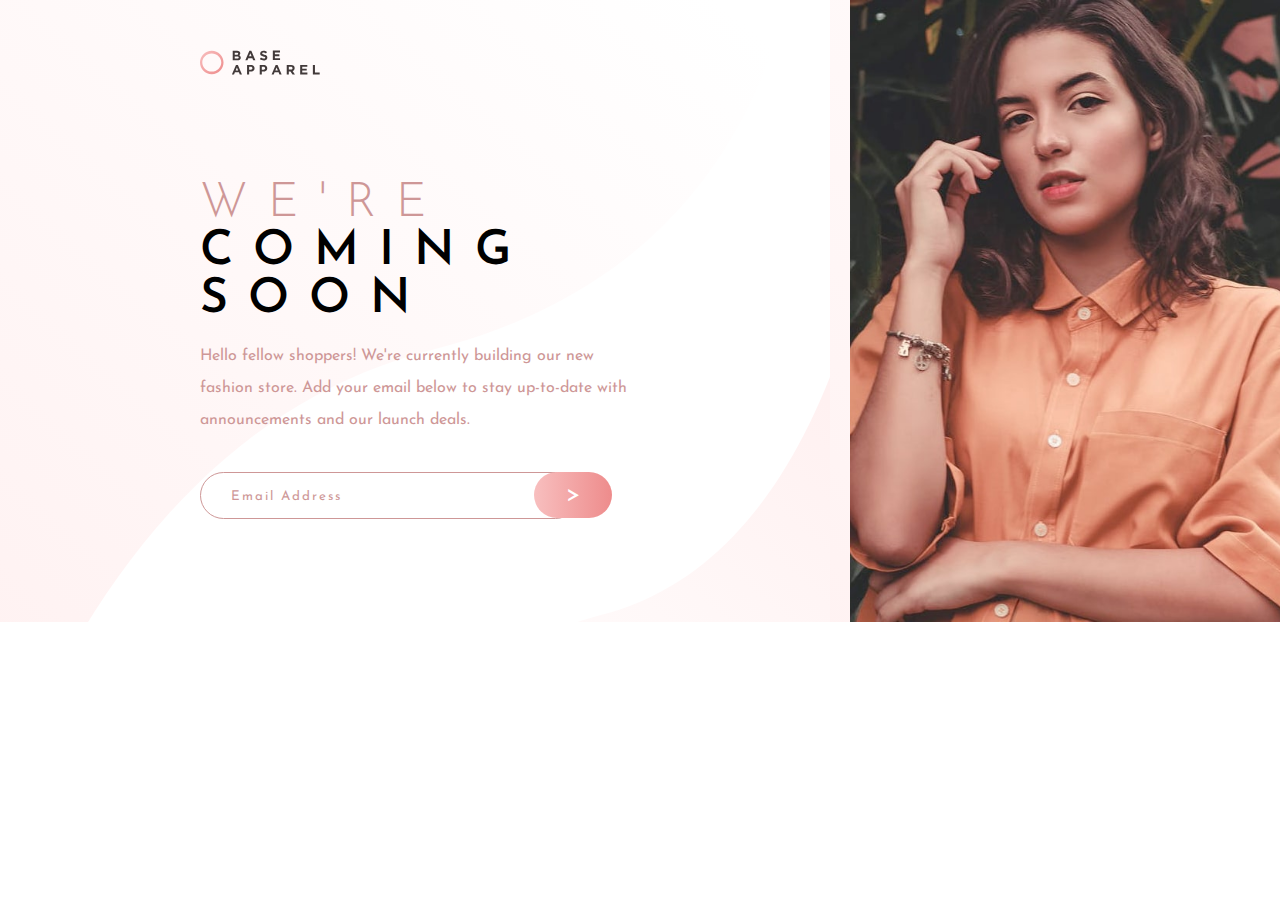
<file: base-challenge/index.html>
<!DOCTYPE html>
<html lang="en">
<head>
  <meta charset="UTF-8">
  <link href="https://fonts.googleapis.com/css2?family=Josefin+Sans:wght@300;400;600&display=swap" rel="stylesheet">
  <meta name="viewport" content="width=device-width, initial-scale=1.0"> <!-- displays site properly based on user's device -->
  <link rel="stylesheet" href="styles.css?v=1.1">
  <link rel="icon" type="image/png" sizes="32x32" href="./images/favicon-32x32.png">
  
  <title>Frontend Mentor | Base Apparel coming soon page</title>

 
</head>
<body>
  <section id="whole">
    <img class="logo" src="images/logo.svg" alt="">
  <div class="container">
    <div class="left-section">
     <div class="heading-text">
      <h2 class="heading">WE'RE</h2>
     <p class="heading2">COMING SOON</p> 
     </div> 
     
     
     <p class="hero-text">Hello fellow shoppers! We're currently building our new fashion store. 
      Add your email below to stay up-to-date with announcements and our launch deals.
      </p> 
      <input  type="email" aria-label="email" placeholder="Email Address"> <a class="btn" href="#">></a>
     
      <img src="images/icon-arrow.svg" alt="">
      <div class="error"></div>
    </div>
    <div class="right-section">
      <img class="right-img" src="images/hero-desktop.jpg" alt="">
    </div>
  </div>
  
  </section>
  
  <script src="app.js"></script>
  
</body>
</html>
</file>
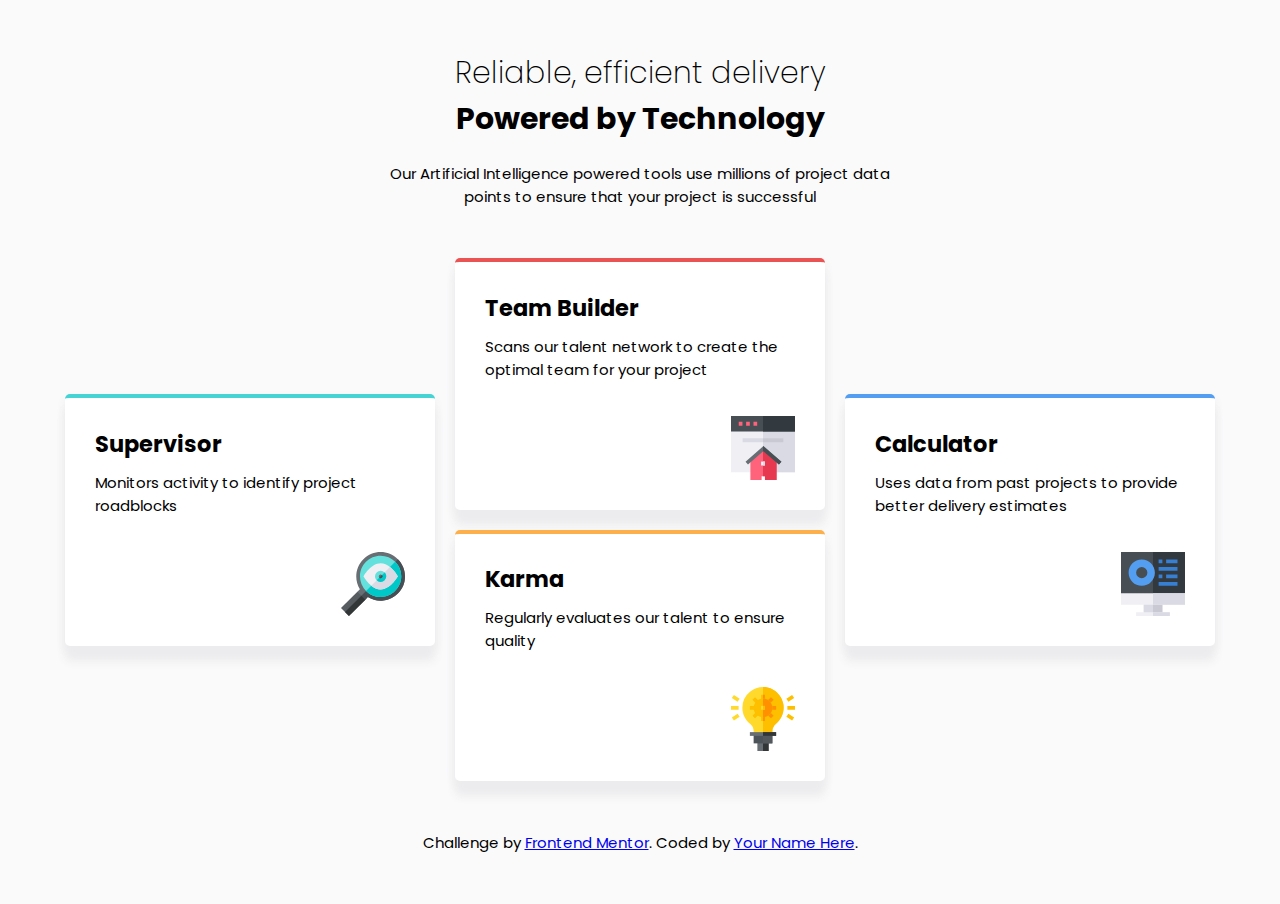
<file: fourcard-challenge/index.html>
<!DOCTYPE html>
<html lang="en">

<head>
  <meta charset="UTF-8">
  <meta name="viewport" content="width=device-width, initial-scale=1.0"> <!-- displays site properly based on user's device -->
  <link rel="stylesheet" href="styles.css">
  <link rel="icon" type="image/png" sizes="32x32" href="./images/favicon-32x32.png">
  <link href="https://fonts.googleapis.com/css?family=Poppins:200,400,600&display=swap" rel="stylesheet">
  <title>Frontend Mentor | Four card feature section</title>


</head>

<body>
  <div class="header-container">
    <h1 class="header-1">
      Reliable, efficient delivery
    </h1>
    <h1>
      Powered by Technology
    </h1>
    <p>Our Artificial Intelligence powered tools use millions of project data points
      to ensure that your project is successful</p>
  </div>

  <div class="square-container">
    <div class=" square cyan-square">
      <h2  class="square-header">Supervisor</h2>
      <p class="square-text">Monitors activity to identify project roadblocks</p>
      <img src="images/icon-supervisor.svg" alt="Supervisor">
    </div>
    <div class=" square red-square">
      <h2 class="square-header">Team Builder</h2>
      <p class="square-text">Scans our talent network to create the optimal team for your project</p>
      <img src="images/icon-team-builder.svg" alt="Team Builder">
    </div>

    <div class="square orange-square">
      <h2 class="square-header">Karma</h2>
      <p class="square-text">Regularly evaluates our talent to ensure quality</p>
      <img src="images/icon-karma.svg" alt="Karma">
    </div>

    <div class=" square blue-square">
      <h2 class="square-header">Calculator</h2>
      <p class="square-text">Uses data from past projects to provide better delivery estimates</p>
      <img src="images/icon-calculator.svg" alt="Calculator">
    </div>


  </div>


  <footer>
    <p class="attribution">
      Challenge by <a href="https://www.frontendmentor.io?ref=challenge" target="_blank">Frontend Mentor</a>.
      Coded by <a href="#">Your Name Here</a>.
    </p>
  </footer>
</body>

</html>
</file>
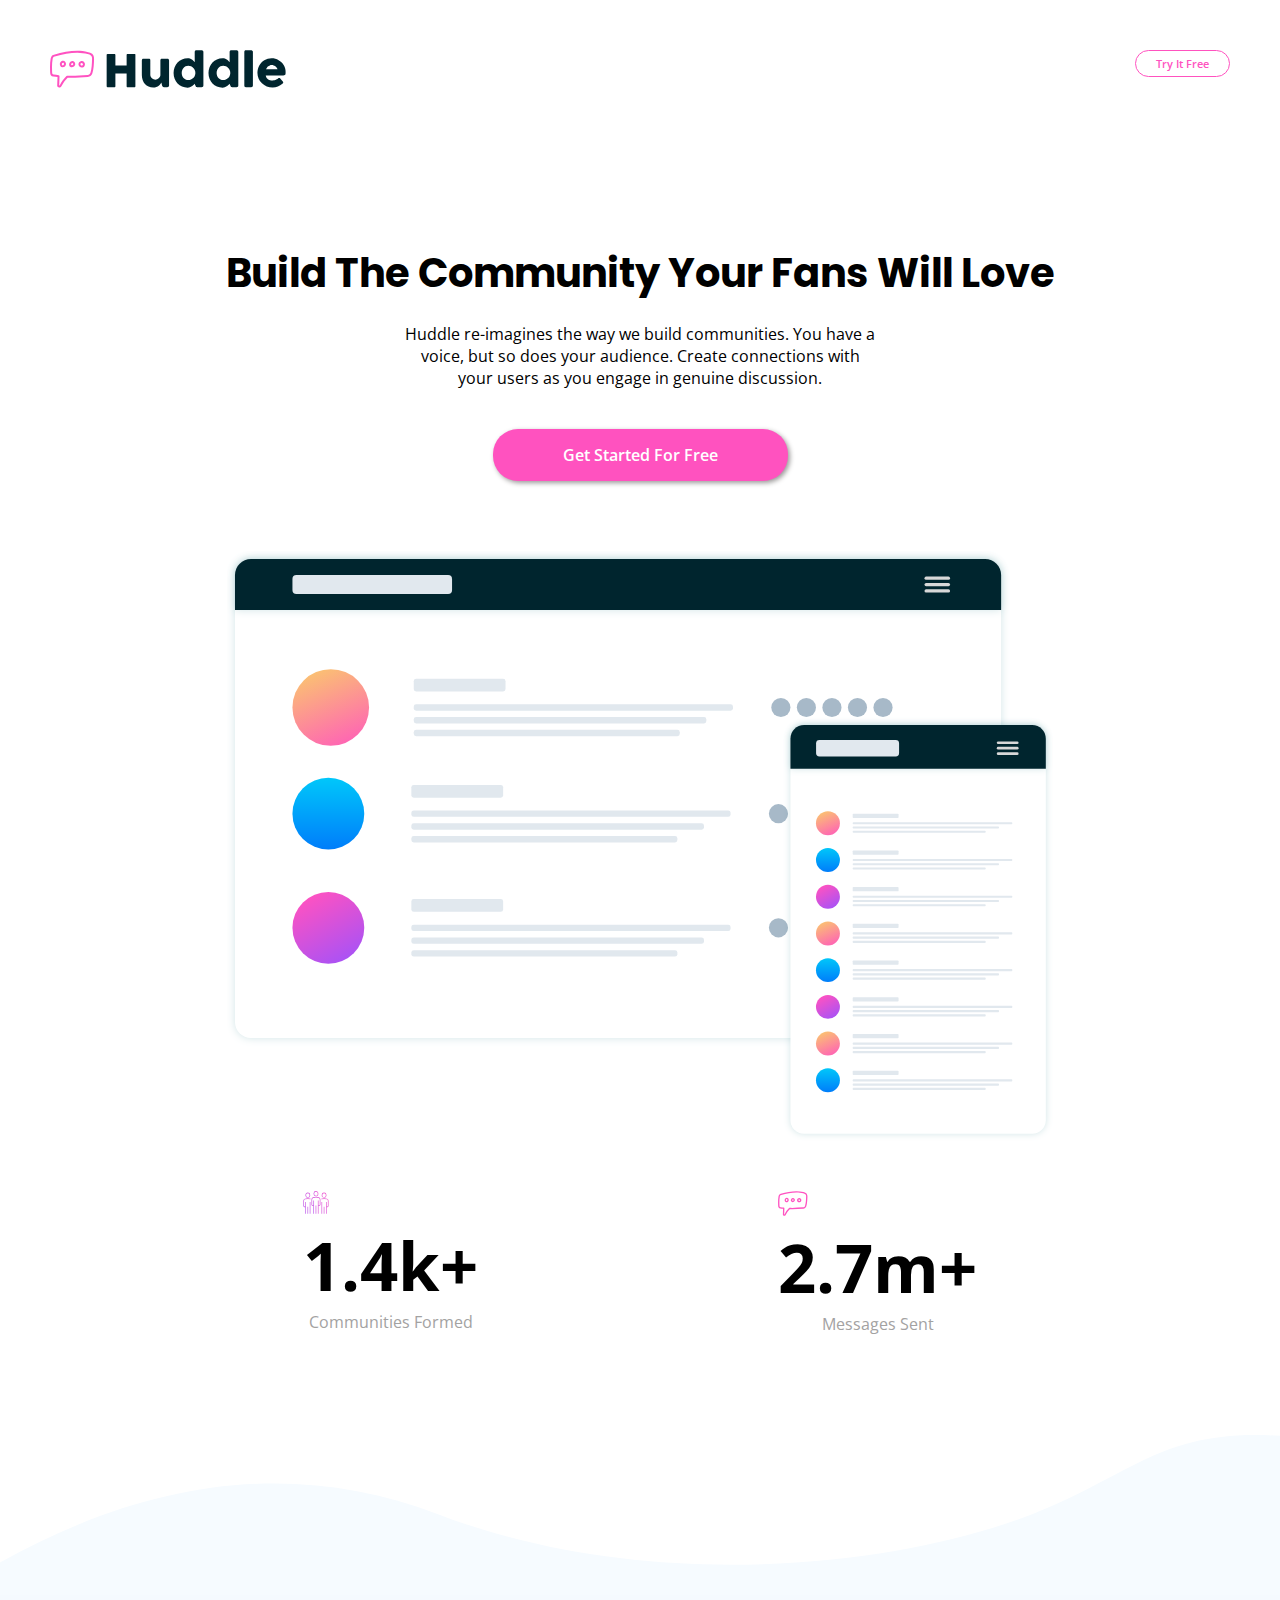
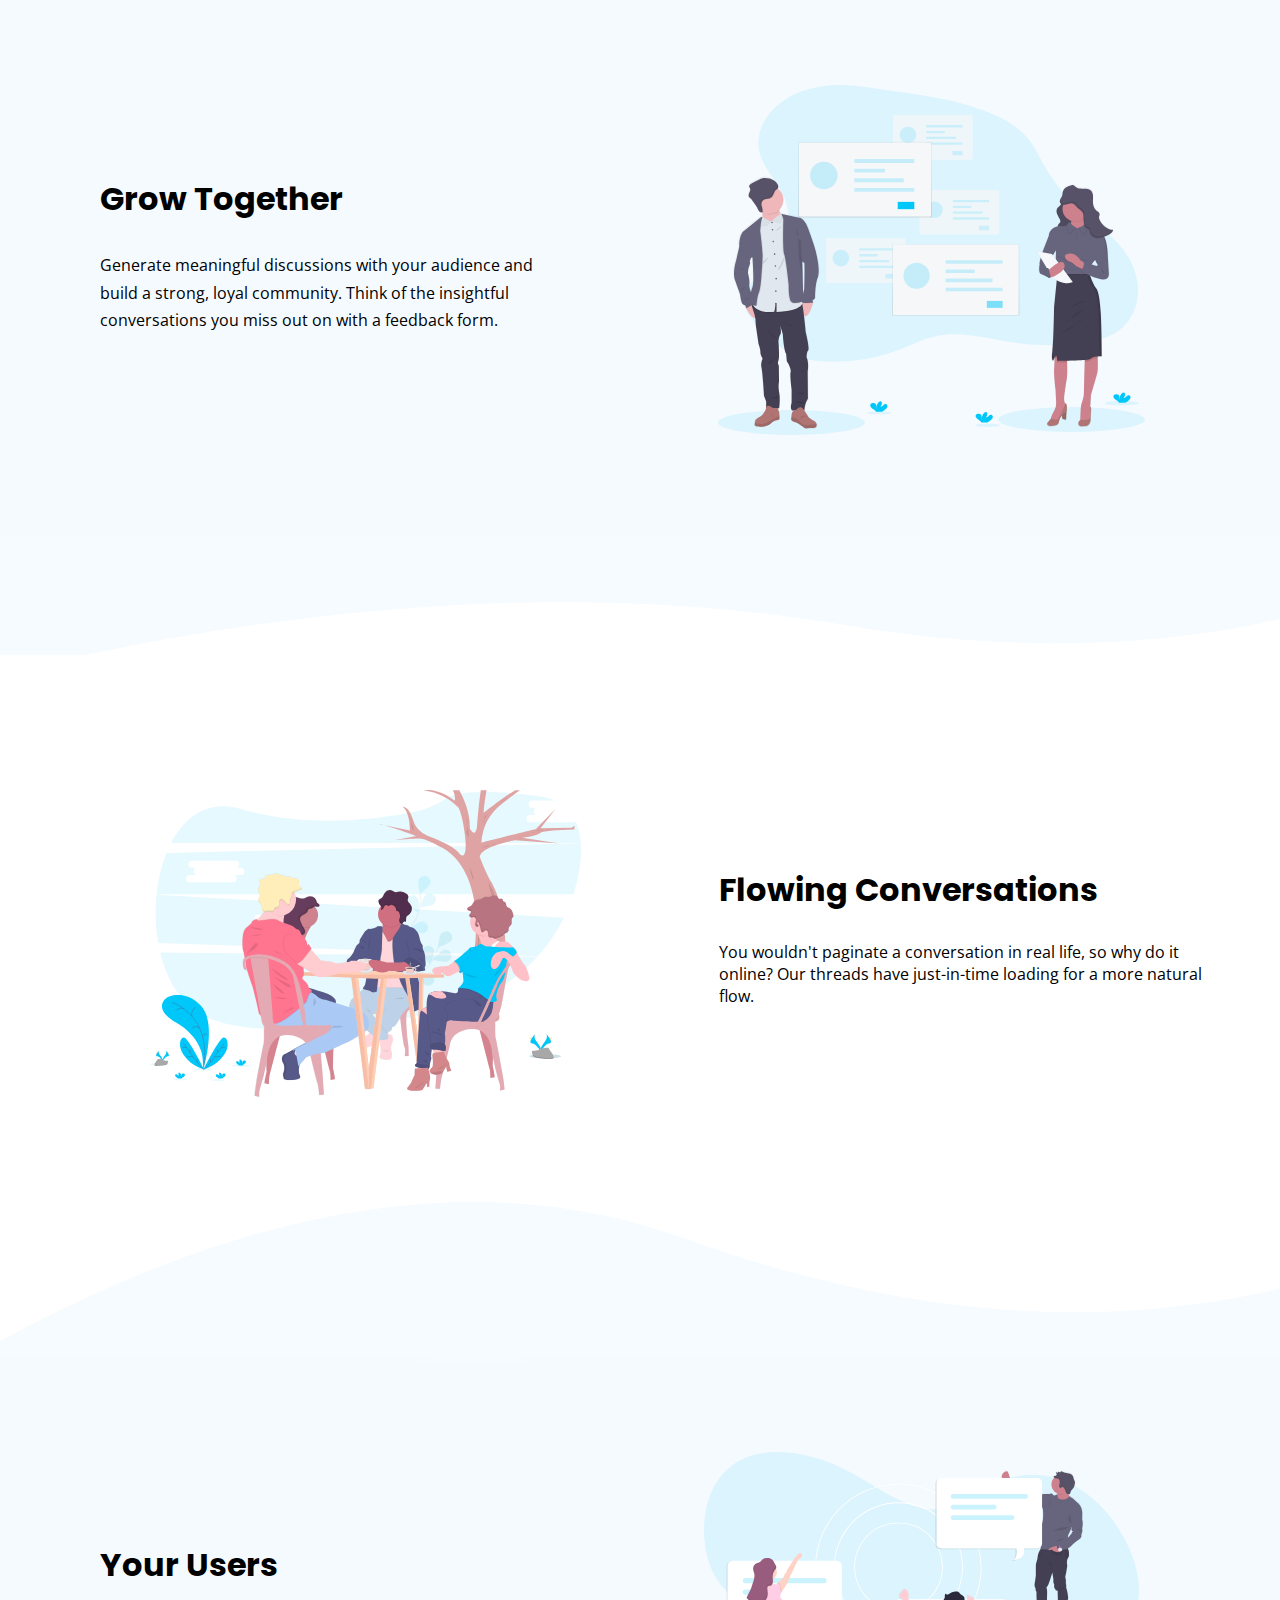
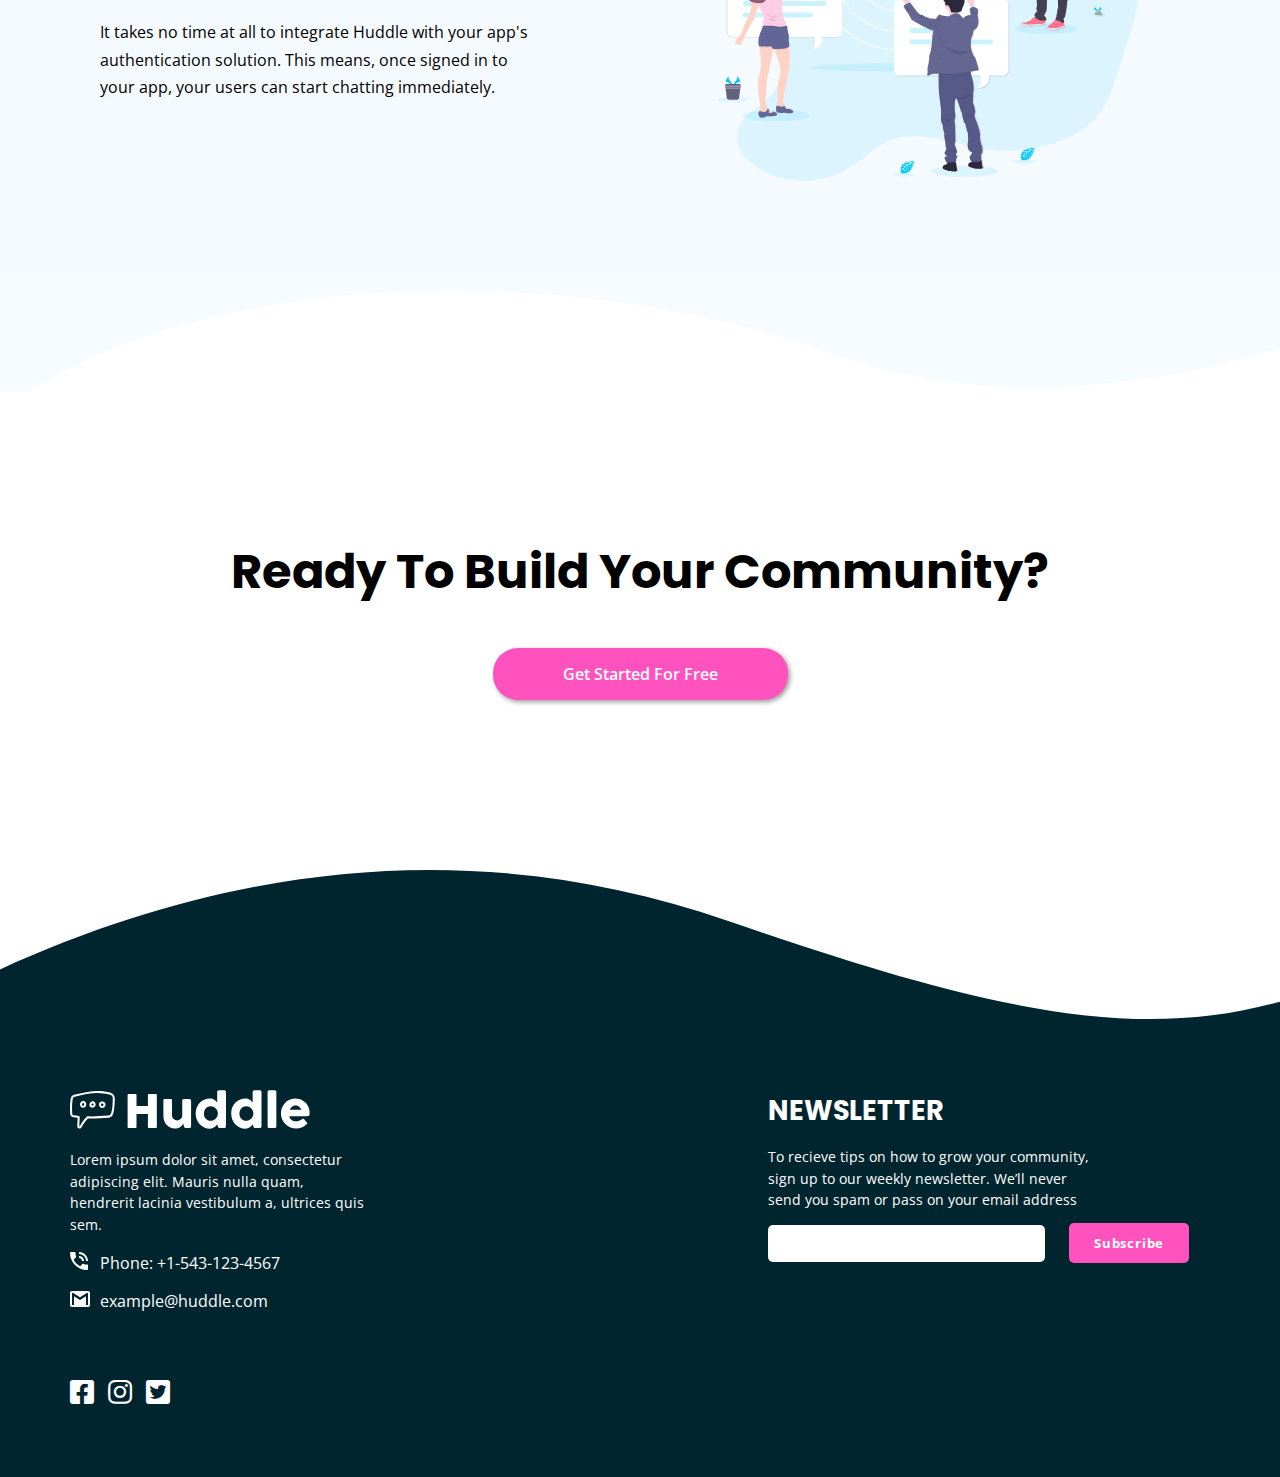
<file: huddle-challenge/index.html>
<!DOCTYPE html>
<html lang="en">
<head>
  <meta charset="UTF-8">
  <meta name="viewport" content="width=device-width, initial-scale=1.0"> <!-- displays site properly based on user's device -->
  <link rel="stylesheet" href="styles.css">
  <link rel="stylesheet" href="https://cdnjs.cloudflare.com/ajax/libs/font-awesome/5.13.0/css/all.min.css">
  <link href="https://fonts.googleapis.com/css2?family=Open+Sans:wght@400;600;700&family=Poppins:wght@700&display=swap" rel="stylesheet">

  <link rel="icon" type="image/png" sizes="32x32" href="./images/favicon-32x32.png">

  <title>Frontend Mentor | Huddle landing page with curved sections</title>


</head>
<body>
  <section id="header">
    <div class="nav">
      <img class="logo" src="images/logo.svg" alt="">

      <button class="nav-btn" type="submit" name="button">Try It Free</button>
    </div>

    <div class="hero">
      <h1 class="hero-heading">Build The Community Your Fans Will Love</h1>

      <p class="hero-text">Huddle re-imagines the way we build communities. You have a voice, but so does
      your audience. Create connections with your users as you engage in genuine discussion.</p>

      <button class="btn" type="submit" name="button">Get Started For Free</button>
      <img class="mockup" src="images/screen-mockups.svg" alt="">
    </div>

      <div class="numbers">
        <div class="left-side">
          <img class="num-icon" src="images/icon-communities.svg" alt="">
          <p class="nums">1.4k+</p>
          <p class="num-text">Communities Formed</p>
        </div>
          <div class="right-side">
            <img class="num-icon" src="images/icon-messages.svg" alt="">
            <p class="nums">2.7m+</p>
            <p class="num-text">Messages Sent</p>
          </div>
      </div>

</section>

<section id="middle">
  <div class="middle-container">
    <div class="curve first-curve ">
      <div class="curve-text">
        <h2>Grow Together</h2>
        <p>Generate meaningful discussions with your audience and build a strong, loyal community.
        Think of the insightful conversations you miss out on with a feedback form.</p>
        </div>
        <div class="curve-img">
          <img class="middle-img" src="images/illustration-grow-together.svg" alt="">
        </div>
    </div>


    <div class="left-curve">
      <div class="flowing-img">
        <img class="middle-img" src="images/illustration-flowing-conversation.svg" alt="">
      </div>
      <div class="flowing-text">
        <h2>Flowing Conversations</h2>
        <p>You wouldn't paginate a conversation in real life, so why do it online? Our threads have
        just-in-time loading for a more natural flow.</p>
      </div>

    </div>


    <div class="curve second-curve">
      <div class="curve-text">
        <h2>Your Users</h2>
        <p>It takes no time at all to integrate Huddle with your app's authentication solution. This means,
        once signed in to your app, your users can start chatting immediately.</p>
      </div>
      <div class="curve-img">
        <img class="middle-img" src="images/illustration-your-users.svg" alt="">
      </div>
    </div>

  </div>




<div class="cta">
  <h1>Ready To Build Your Community?</h1>
  <button class="btn" type="submit" name="button">Get Started For Free</button>
</div>

</section>


<section id="footer">

  <div class="left-side">
    <img src="images/untitled.svg" alt="">
    <p class="footer-text">Lorem ipsum dolor sit amet, consectetur adipiscing elit. Mauris nulla quam, hendrerit lacinia
      vestibulum a, ultrices quis sem.</p>

        <p class="phone footer-icon">Phone: +1-543-123-4567</p>


      <p class="email footer-icon">example@huddle.com</p>

      <div class="social">
        <i class="fab fa-facebook-square"></i>
        <i class="fab fa-instagram"></i>
        <i class="fab fa-twitter-square"></i>
      </div>
  </div>



  <div class="right-side">
    <h2>NEWSLETTER</h2>
  <p class="footer-text">To recieve tips on how to grow your community, sign up to our weekly newsletter. We’ll never
  send you spam or pass on your email address
  </p>
  <div class="footer-cta">
    <input type="text" aria-label="Subscribtion" name="sub" value="">
    <a  href="#" type="submit">Subscribe</a>
  </div>

  </div>



</section>



</body>
</html>
</file>
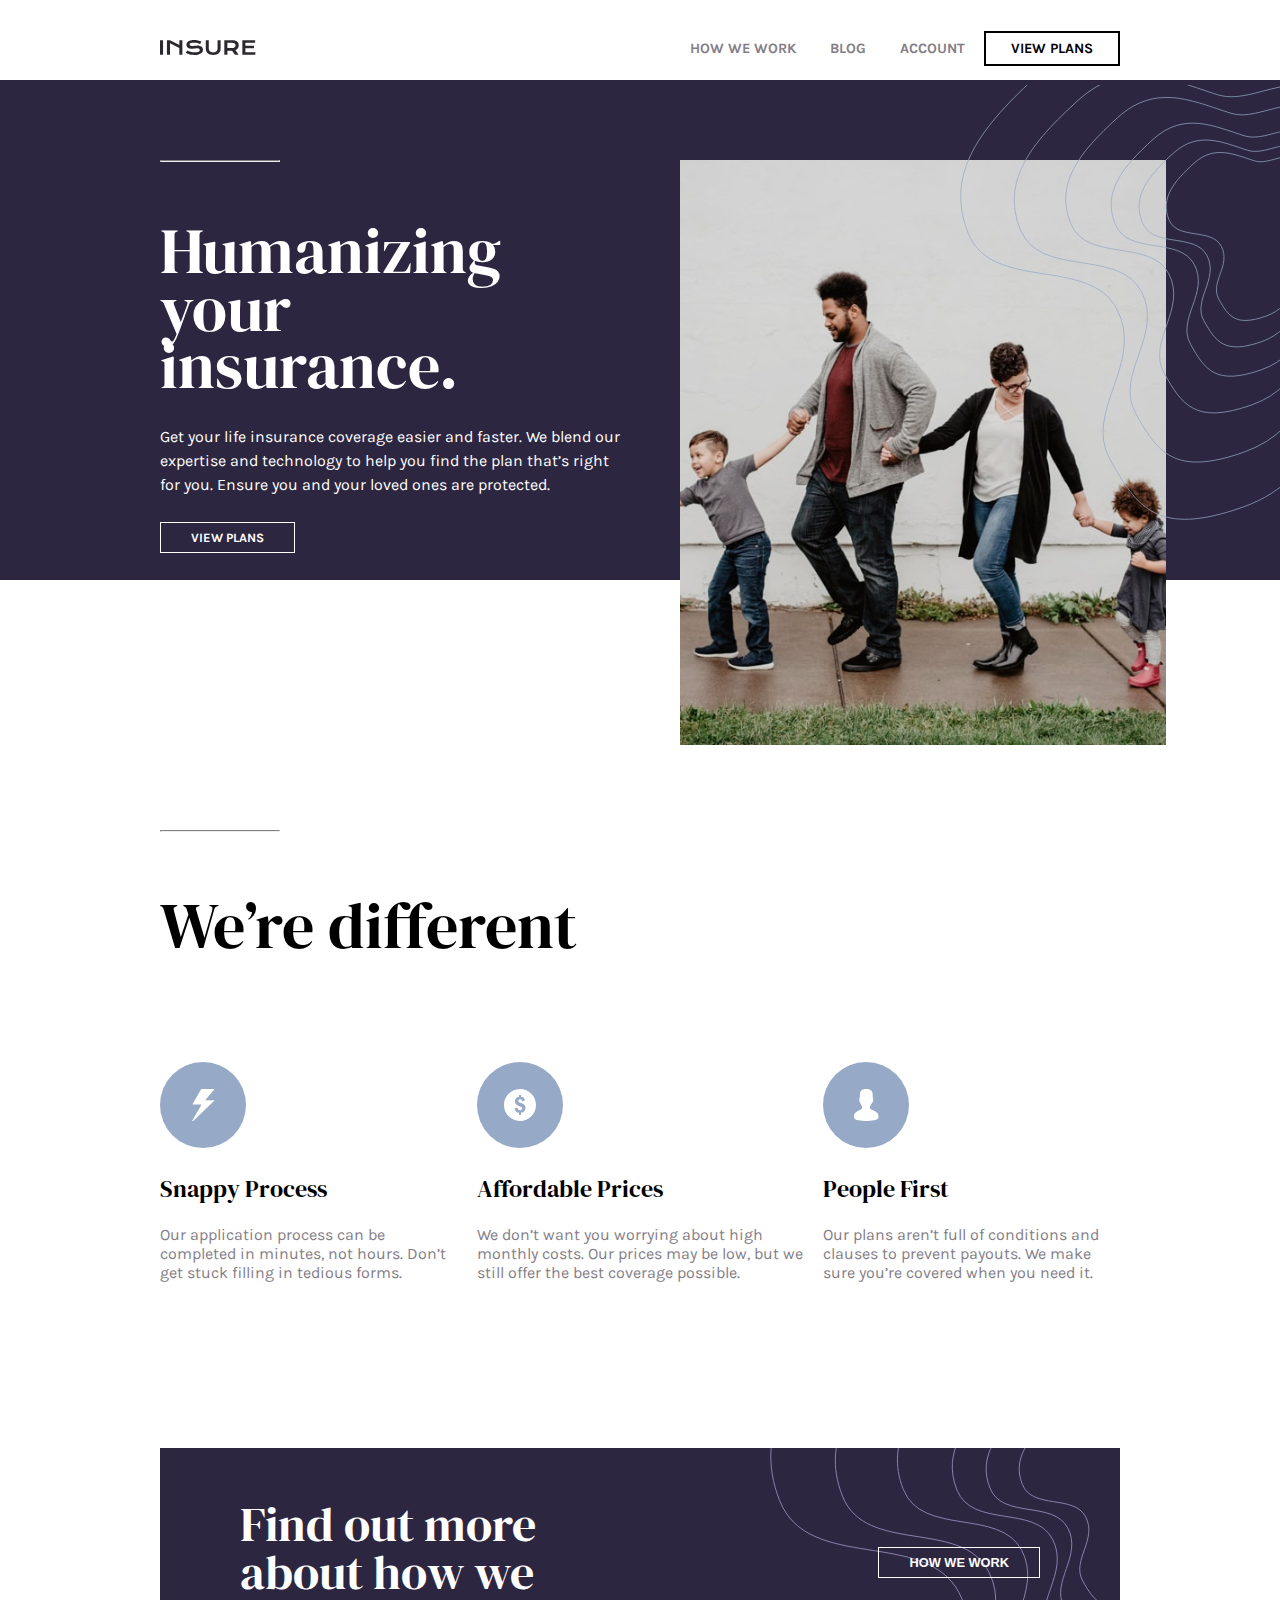
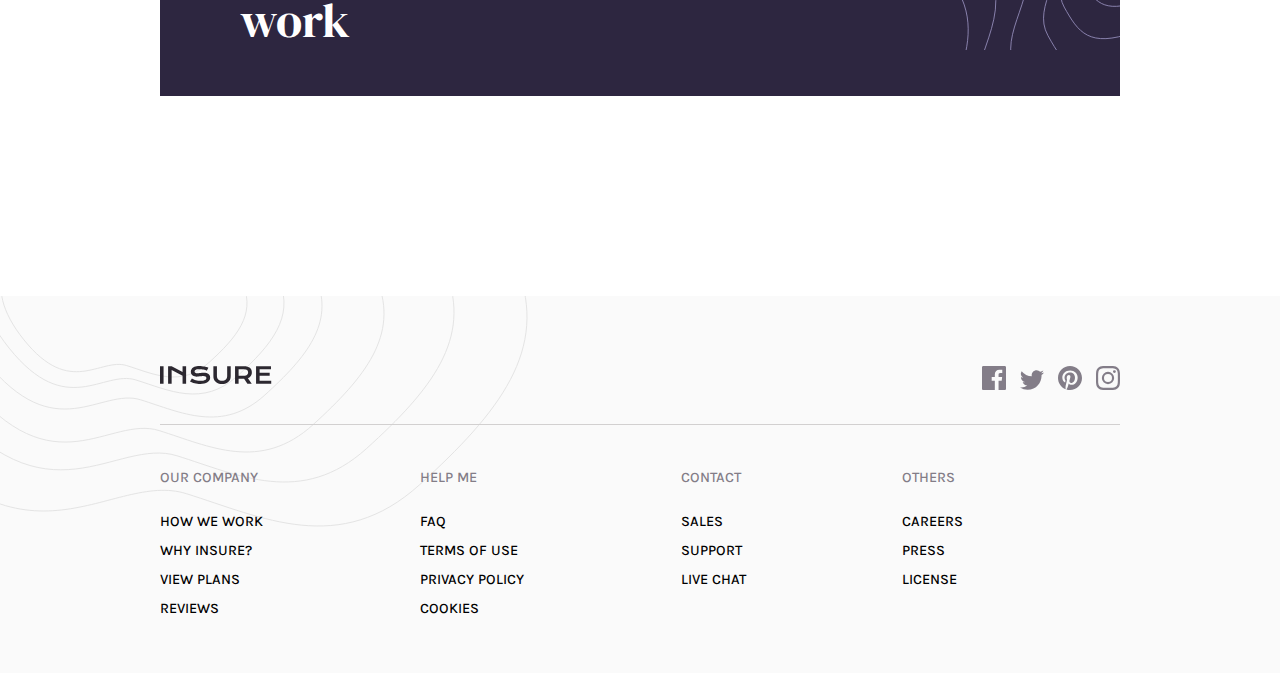
<file: insure-challenge/index.html>
<!DOCTYPE html>
<html lang="en">
<head>
  <meta charset="UTF-8">
  <meta name="viewport" content="width=device-width, initial-scale=1.5"> <!-- displays site properly based on user's device -->
  <link rel="stylesheet" href="styles.css">
  <link rel="icon" type="image/png" sizes="32x32" href="./images/favicon-32x32.png">
 
  <link href="https://fonts.googleapis.com/css2?family=DM+Serif+Display&family=Karla:wght@400;700&display=swap" rel="stylesheet">
  <title>Frontend Mentor | Insure landing page</title>

 
</head>
<body>
<section id="header">
  <div class="nav">
    <div class="nav-title">
      <img class="logo" src="images/logo.svg" alt="logo">
    </div>
    
    <input type="checkbox" id="nav-check" >
    
      <div class="nav-btn">
        <label for="nav-check">
                
        </label>
      </div>
      
      <div class="nav-links">
        <a href="#">HOW WE WORK</a>
        <a href="#">BLOG</a>
       <a href="#">ACCOUNT</a>
       <a type="submit" class="btn" href="#">VIEW PLANS</a>
       <img class="nav-mob-pattern" src="images/bg-pattern-mobile-nav.svg" alt="">
      </div>
      
      
  </div>


  <div class="hero">
    
    <div class="hero-text">
      <div class="right-pattern"></div>
      <hr>
      <h1>Humanizing your insurance.</h1>
    <p>Get your life insurance coverage easier and faster. We blend our expertise 
      and technology to help you find the plan that’s right for you. Ensure you 
      and your loved ones are protected.</p>
      <a class="hero-btn" href="#">VIEW PLANS</a>
    </div>
    
      <div class="hero-img">
        <img class="hero-img" src="images/image-intro-desktop.jpg" alt="">
      </div>
  </div>
 
</section>
  
<section id="middle">
  
    <hr>
    <h1 class="feature-header">We’re different</h1>
    <div class="features">
    <div class="snappy">
      <img src="images/icon-snappy-process.svg" alt="">
     <h2>Snappy Process</h2> 
     <p>Our application process can be completed in minutes, not hours. Don’t get 
      stuck filling in tedious forms.</p> 
    </div>
    
    <div class="prices">
      <img src="images/icon-affordable-prices.svg" alt="">
     <h2>Affordable Prices</h2> 
    <p>We don’t want you worrying about high monthly costs. Our prices may be low, 
      but we still offer the best coverage possible.</p>  
    </div>

    <div class="people">
      <img src="images/icon-people-first.svg" alt="">
      <h2>People First</h2>
      <p>Our plans aren’t full of conditions and clauses to prevent payouts. We make 
        sure you’re covered when you need it.</p>
    </div>
    
  </div>
 
  <div class="cta-wrapper">
    <div class="cta">
      
      <h1>Find out more <span>about how we work</span> </h1>
      <button class="btn hero-btn type="submit">HOW WE WORK</button>
      <div class="cta-pattern"></div>
    </div>
      
  </div>
   
</section>
  

  
<footer>

  <div class="social">
    <img class="footer-logo" src="images/logo.svg" alt="">
    <div class="social-icons">
      <img src="images/icon-facebook.svg" alt="">
      <img src="images/icon-twitter.svg" alt="">
      <img src="images/icon-pinterest.svg" alt="">
      <img src="images/icon-instagram.svg" alt="">
    </div>
    
  </div>
<div class="footer-menu">
  <div class="company">
    <ul>
      <li class="title">OUR COMPANY</li>
      <li>HOW WE WORK</li>
      <li> WHY INSURE?</li>
      <li> VIEW PLANS</li>
      <li> REVIEWS</li>
    </ul>
  </div>
  
  <div class="help">
    <ul>
      <li class="title">HELP ME</li>
      <li>FAQ</li>
      <li> TERMS OF USE</li>
      <li> PRIVACY POLICY</li>
      <li> COOKIES</li>
    </ul>
  </div>

  <div class="contact">
    <ul>
      <li class="title">CONTACT</li>
      <li>SALES</li>
      <li>SUPPORT</li>
      <li>LIVE CHAT</li>
    </ul>
  </div>
  
  <div class="others">
    <ul>
      <li class="title">OTHERS</li>
      <li>CAREERS</li>
      <li>PRESS</li>
      <li>LICENSE</li>
    </ul>
    
  </div>
    
</div>
  <div class="footer-pattern"></div>
</footer>
  
</body>
</html>
</file>
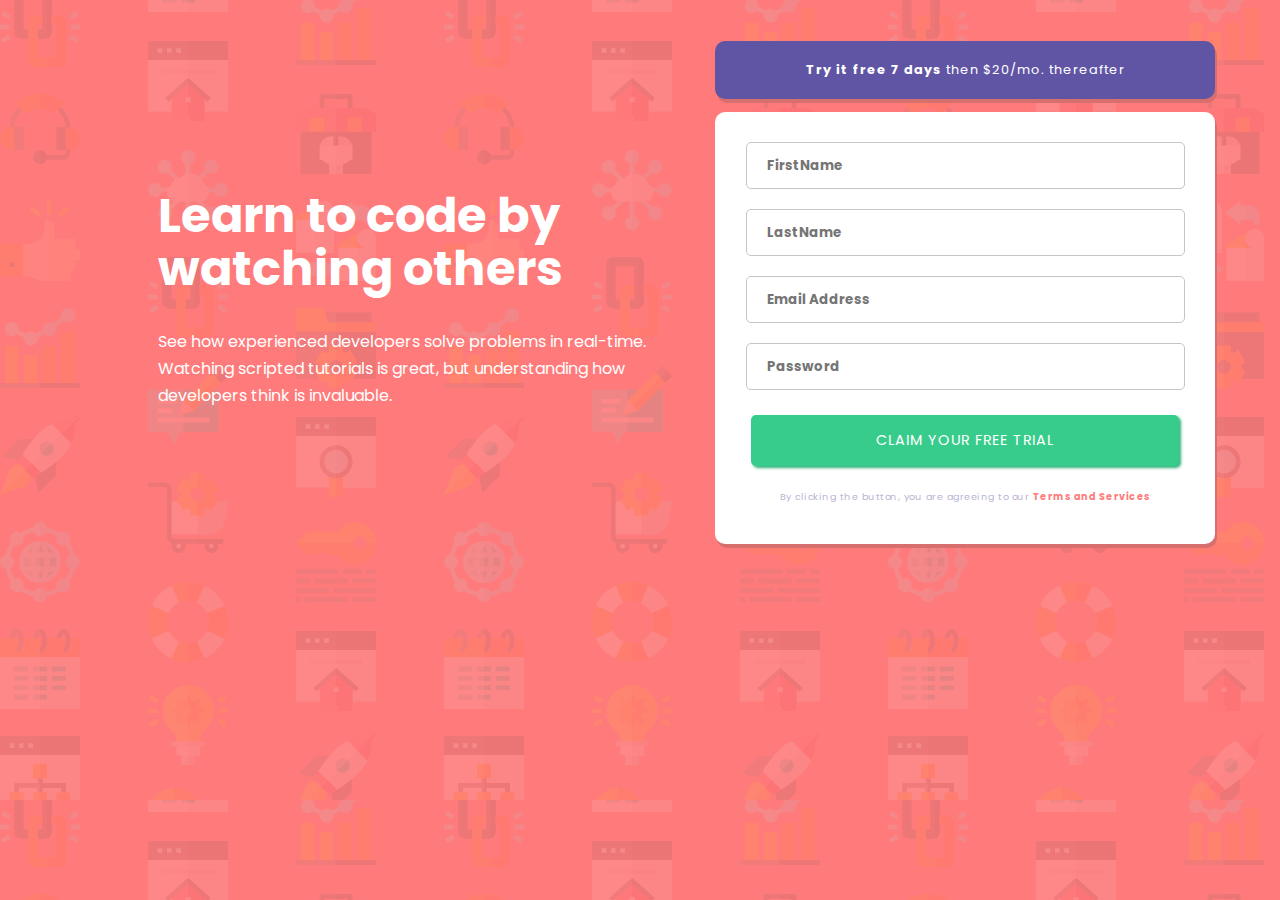
<file: intro-challenge/index.html>
<!DOCTYPE html>
<html lang="en">
<head>
  <meta charset="UTF-8">
  <meta name="viewport" content="width=device-width, initial-scale=1.0"> <!-- displays site properly based on user's device -->
  <link rel="stylesheet" href="styles.css">
  <link href="https://fonts.googleapis.com/css2?family=Poppins:wght@400;500;600;700&display=swap" rel="stylesheet">
  <link rel="icon" type="image/png" sizes="32x32" href="./images/favicon-32x32.png">
  
  <title>Frontend Mentor | Intro component with sign up form</title>

 
</head>
<body>
  <div class="container">
    <div class="left-side">
      <h1>Learn to code by watching others</h1>

      <p class="leftside-text"> See how experienced developers solve problems in real-time. Watching scripted tutorials is great, 
        but understanding how developers think is invaluable. </p>
    
    </div>
    <div class="right-side">
      <p class="top-bar"><strong>Try it free 7 days</strong> then $20/mo. thereafter</p> 
      <form  action="">
      <div>
        <img class="first-icon err-icon  display" src="images/icon-error.svg" alt="">
        <input class="first" type="text" name="firstName" placeholder="FirstName"> <br>
        <div class="err-message first-err"></div>
      </div>
      <div>
        <img  class="last-icon err-icon  display" src="images/icon-error.svg" alt="">
        <input class="last" type="text" name="lastName" placeholder="LastName "> <br>
        <div class="err-message last-err"></div>
      </div>
      <div>
        <img class="email-icon err-icon  display" src="images/icon-error.svg" alt="">
        <input class="email" type="text" name="emailAddress" placeholder="Email Address "> <br>
        <div class="err-message email-err"></div>
      </div>
      <div>
        <img class="password-icon  err-icon display" src="images/icon-error.svg" alt="">
        <input class="password" type="password" name="Password" placeholder="Password"> <br>
        <div class="err-message password-err"></div>
      </div>
      <button class="btn" type="submit" >CLAIM YOUR FREE TRIAL </button>
      <p class="form-text">By clicking the button, you are agreeing to our <span>Terms and Services</span> </p> 
      </form>

      
            
    
      
    </div>
   
  
  </div>
  
  <script src="app.js"></script>
</body>
</html>
</file>
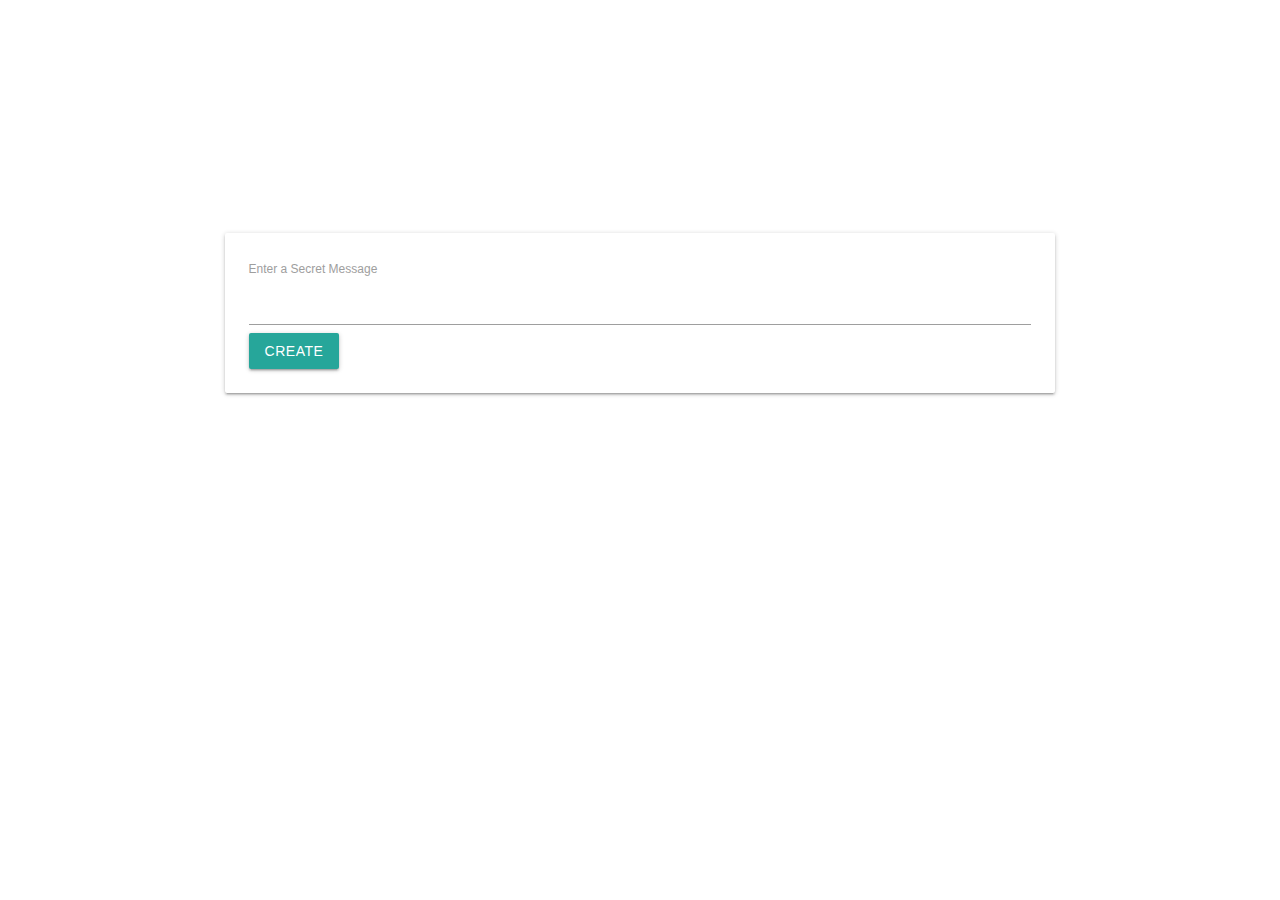
<file: message/index.html>
<!DOCTYPE html>
<html>
  <head>
    <link
      rel="stylesheet"
      href="https://cdnjs.cloudflare.com/ajax/libs/materialize/1.0.0/css/materialize.min.css"
    />
    <style>
      .row {
        margin-top: 25vh;
      }

      h1 {
        margin-top: 0;
      }
    </style>
  </head>

  <body>
    <div class="row">
      <div class="col s8 offset-s2">
        <div id="message-show" class="card-panel hide">
          <h1></h1>
          <div>
            <a href="./index.html">Create your own secret message</a>
          </div>
        </div>

        <div id="message-form" class="card-panel">
          <form>
            <label>Enter a Secret Message</label>
            <input id="message-input" />
            <button class="btn">Create</button>
          </form>
        </div>

        <div id="link-form" class="card-panel hide">
          <div>
            Share this link with a friend
            <input id="link-input" />
          </div>
        </div>
      </div>
    </div>
    <script src="index.js"></script>
  </body>
</html>
</file>
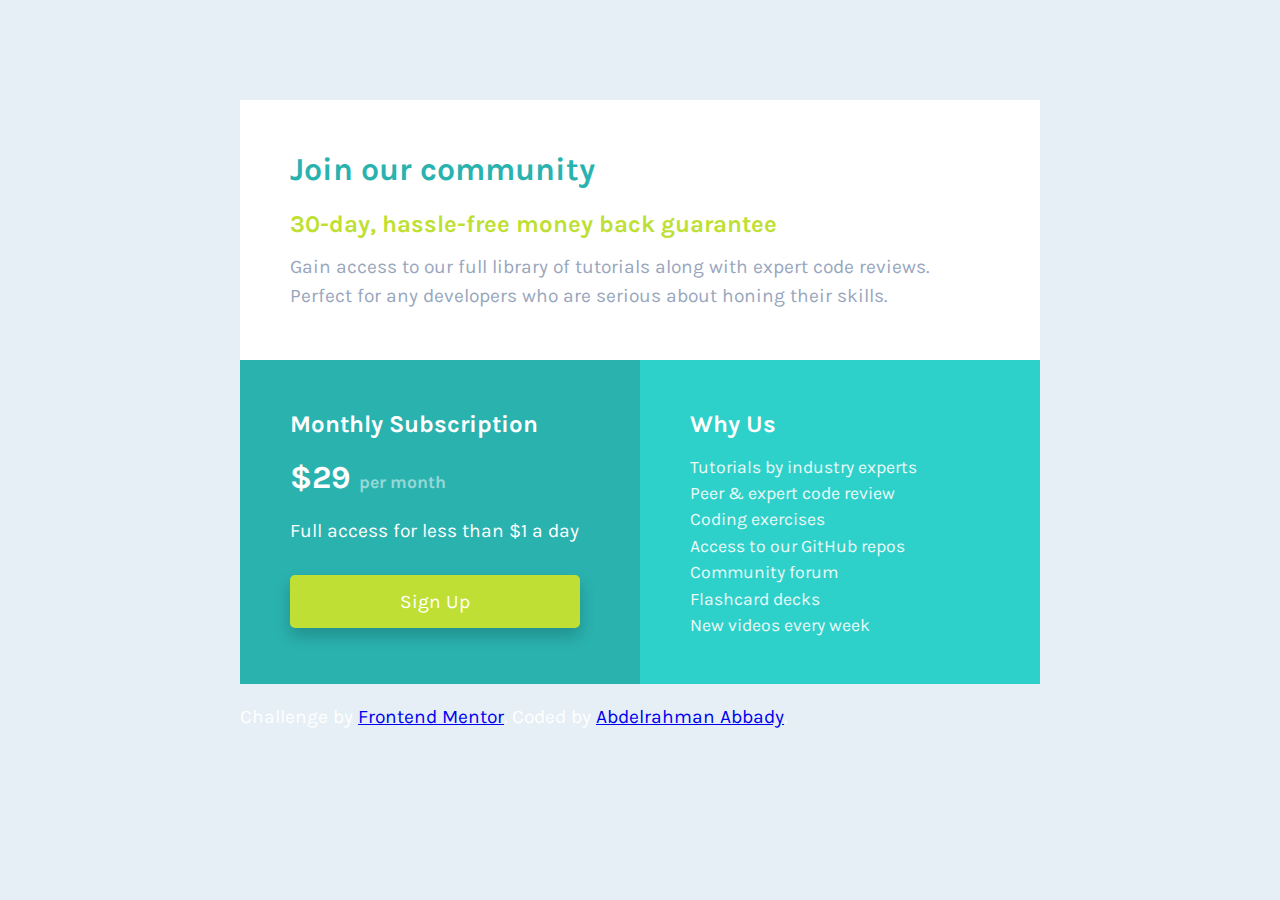
<file: single/index.html>
<!DOCTYPE html>
<html lang="en">
<head>
  <meta charset="UTF-8">
  <meta name="viewport" content="width=device-width, initial-scale=1.0">
  <link rel="stylesheet" href="styles.css">
  <link rel="icon" type="image/png" sizes="32x32" href="./images/favicon-32x32.png">
  <link href="https://fonts.googleapis.com/css?family=Karla:400,700&display=swap" rel="stylesheet">
  <title>Frontend Mentor | Single Price Grid Component</title>



</head>
<body>


  <div class="header">
    <h1>Join our community</h1>

    <h2>30-day, hassle-free money back guarantee</h2>

    <p class="p-header">Gain access to our full library of tutorials along with expert code reviews.
    Perfect for any developers who are serious about honing their skills.</p>

  </div>
<div class="container">
  <div class="square-1">
    <h2 class="square-header" >Monthly Subscription</h2>

    <h1>&dollar;29 <span class="price-sign">per month</span></h1>
    <p>Full access for less than &dollar;1 a day</p>

    <button>Sign Up</button>
  </div>

  <div class="square-2">
    <h2 class="square-header">Why Us</h2>
    <ul>
      <li class="li-items">Tutorials by industry experts</li>
      <li class="li-items">Peer &amp; expert code review</li>
      <li class="li-items">Coding exercises</li>
      <li class="li-items">Access to our GitHub repos</li>
      <li class="li-items">Community forum</li>
      <li class="li-items">Flashcard decks</li>
      <li class="li-items">New videos every week</li>
    </ul>


  </div>


</div>

  <footer>
    <p class="attribution">
      Challenge by <a href="https://www.frontendmentor.io?ref=challenge" target="_blank">Frontend Mentor</a>.
      Coded by <a href="#">Abdelrahman Abbady</a>.
    </p>
  </footer>
</body>
</html>
</file>
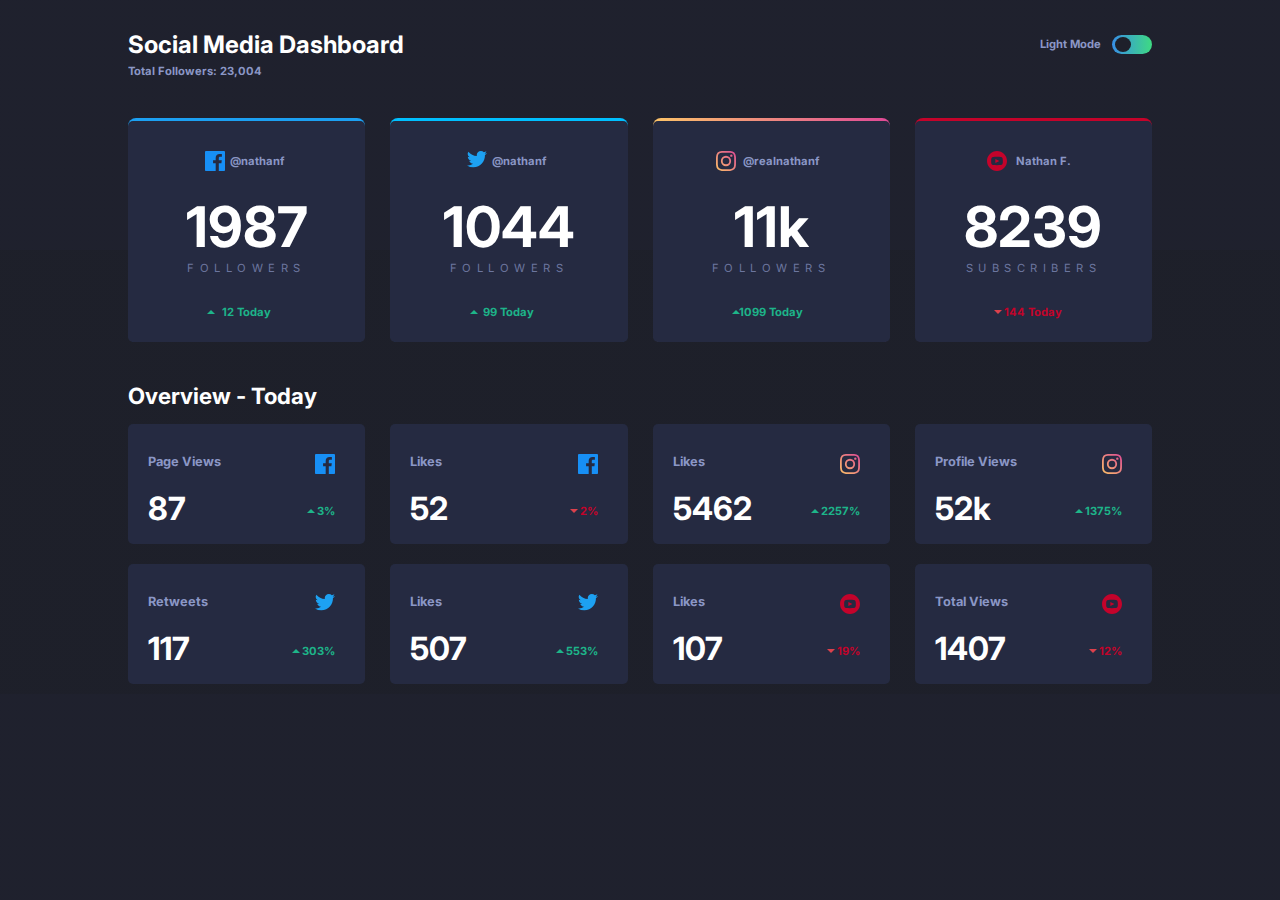
<file: social-challenge/index.html>
<!DOCTYPE html>
<html lang="en">
<head>
  <meta charset="UTF-8">
  <meta name="viewport" content="width=device-width, initial-scale=1.0"> <!-- displays site properly based on user's device -->
  <link href="https://fonts.googleapis.com/css2?family=Inter:wght@400;700&display=swap" rel="stylesheet">
  <link rel="stylesheet" href="styles.css">
  <link rel="icon" type="image/png" sizes="32x32" href="./images/favicon-32x32.png">

  <title>Frontend Mentor | Social Media Dashboard</title>

</head>
<body>
  <section class="dashboard">
    <div class="nav-bar">
      <div class="heading">
        <h1>Social Media Dashboard</h1>
        <p>Total Followers: 23,004</p>
      </div>
      
      <div class="toggler">
        <span class="dark"></span>
        <label class="switch">
          <input class="toggle" type="checkbox" autocomplete="off">
          <span class="slider"></span>
        </label>
      </div>
        



   </div>

    <div class="hero-container">


      <div class="facebook-wrapper ">
        <div class="square sqaure-hover">
          <p class="f-icon name">@nathanf</p>
        <p class="numbers">1987</p>
        <p class="follows">FOLLOWERS</p>
        <p class="today-stats">12 Today</p>
        </div>

      </div>


    <div class="twitter-wrapper ">
      <div class="square sqaure-hover">
        <p class="t-icon name">@nathanf</p>
        <p class="numbers">1044</p>
        <p class="follows">FOLLOWERS</p>
        <p class="today-stats"> 99 Today</p>
      </div>
    </div>

    <div class="instagram-wrapper ">
      <div class="square sqaure-hover">
        <p class="name i-icon">@realnathanf</p>
        <p class="numbers">11k</p>
        <p class="follows">FOLLOWERS</p>
        <p class="today-stats">1099 Today</p>
      </div>
    </div>


    <div class="youtube-wrapper ">
      <div class="square sqaure-hover">
        <p class="name y-icon">Nathan F.</p>
        <p class="numbers">8239</p>
        <p class="follows">SUBSCRIBERS</p>
        <p class="y-stats">144 Today</p>
      </div>

    </div>

  </div>

    <h2>Overview - Today</h2>
<div class="hero-container">


    <div class="face-views overview-square">
      <div class="left">
        <p class="stats">Page Views</p>
        <p class="stat-nums">87</p>
      </div>
      <div class="right">
        <img class="stat-icon" src="images/icon-facebook.svg" alt="">
        <p class="upstat-percent">3%</p>
      </div>
    </div>


    <div class="face-likes overview-square">
      <div class="left">
        <p class="stats">Likes</p>
        <p class="stat-nums">52</p>
      </div>
      <div class="right">
        <img class="stat-icon" src="images/icon-facebook.svg" alt="">
        <p class="downstat-percent">2%</p>
      </div>
    </div>

    <div class="insta-likes overview-square">
      <div class="left">
        <p class="stats">Likes</p>
        <p class="stat-nums">5462</p>
      </div>
      <div class="right">
        <img class="stat-icon" src="images/icon-instagram.svg" alt="">
        <p class="upstat-percent">2257%</p>
      </div>
    </div>


    <div class="insta-views overview-square">
      <div class="left">
        <p class="stats">Profile Views</p>
        <p class="stat-nums">52k</p>
      </div>
      <div class="right">
        <img class="stat-icon" src="images/icon-instagram.svg" alt="">
        <p class="upstat-percent">1375%</p>
      </div>
    </div>


    <div class="twitter-retweets overview-square">
      <div class="left">
        <p class="stats">Retweets</p>
        <p class="stat-nums">117</p>
      </div>
      <div class="right">
        <img class="stat-icon" src="images/icon-twitter.svg" alt="">
        <p class="upstat-percent">303%</p>
      </div>
    </div>


    <div class="twitter-likes overview-square">
      <div class="left">
        <p class="stats">Likes</p>
        <p class="stat-nums">507</p>
      </div>
      <div class="right">
        <img class="stat-icon" src="images/icon-twitter.svg" alt="">
        <p class="upstat-percent">553%</p>
      </div>
    </div>


    <div class="youtube-likes overview-square">
      <div class="left">
        <p class="stats">Likes</p>
        <p class="stat-nums">107</p>
      </div>
      <div class="right">
        <img class="stat-icon" src="images/icon-youtube.svg" alt="">
        <p class="downstat-percent">19%</p>
      </div>
    </div>


    <div class="youtube-views overview-square">
      <div class="left">
        <p class="stats"> Total Views</p>
        <p class="stat-nums">1407</p>
      </div>
      <div class="right">
        <img class="stat-icon" src="images/icon-youtube.svg" alt="">
        <p class="downstat-percent">12%</p>
      </div>
    </div>
  </div>
  </section>


  <script src="index.js"></script>

</body>
</html>
</file>
<file: base-challenge/styles.css>
* {
    box-sizing: border-box;    
}

body {
    font-family: 'Josefin Sans', sans-serif;
    margin: 0;
}
#whole{
    background-image: url('images/bg-pattern-desktop.svg');
    
}
.container{
    display: flex;
/*     grid-template-columns: auto auto ;
 */   

}
.logo{
    position: absolute;
    margin:50px 0 0 200px;
    width:120px;
}

.right-img{
    width:92%;
    height: 100%;
    transform: translateX(100px);
       
}

.right-section {
    width:40%;
    height:auto;
   
}


.left-section{
    margin: 90px 150px;
    width: 450px;
    padding-left: 50px;
}

h2{
    font-size: 3rem;
    font-weight: 300;
    padding-top:50px;
    width: 300px;
    margin-bottom: 0;
    letter-spacing: 20px;
    color: hsl(0, 36%, 70%);
}
.heading2{
    font-size: 3rem;
    width: 250px;
    font-weight: 600;
    letter-spacing: 20px;
    color: #000;
    margin:0;
}

.hero-text {
    color:hsl(0, 36%, 70%);
    width: 450px;
    line-height: 2;

}
::placeholder {
    font-family: 'Josefin Sans', sans-serif;;
    color:hsl(0, 36%, 70%);
    letter-spacing: 2px;
    
}

input{
    padding:15px 170px 15px 30px;
    border-radius: 50px;
    border: 1px solid hsl(0, 36%, 70%);
    margin-top: 20px;;
    
}

a{
    text-decoration: none;
    color: #fff;
    font-size: 1.5rem;
    background-image: linear-gradient(to right,  hsl(0, 80%, 86%), hsl(0, 74%, 74%));
    padding:11px 32px;
    border-radius: 50px;
    position: absolute;
    transform: translate(-50px ,20px);

}

.error{
    color: red;;
    padding:5px;
    margin-left: 10px;;
    font-size: 0.8rem;;
}

.err{
    border: 1px solid red;
}


@media (max-width:375px){
    .container{
        display: flex;
        flex-wrap: wrap-reverse;
        width: fit-content;
        margin:0;
    }
    body{
        background-color: hsl(0, 100%, 98%);   
     }
    .logo{
        position: relative;
    }
    .right-img{
        display: block;
        content: url('images/hero-mobile.jpg');
        width: 640px;
        transform: translateX(4px);
        padding-top: 50px;
          
    }
    .logo{
        width:150px;
        margin-left: 50px;
    }
    .right-section{
        width: 100%;
        
    }
    .hero-text{
        padding: 0;
        font-size: 1.5rem;
        max-width: 130%;
    }

    .left-section{
        margin :0 auto;
        padding: 0;
        text-align: center;
    }
    .heading{
        margin: 0 auto;
        padding-top: 100px;
        font-size: 4rem;
    }
    .heading2{
        width: 100%;
        font-size: 3.5rem;
        padding-bottom: 20px;
    }
    .error{
        color: red;;
        padding:5px;
        margin-left: 0;
        font-size: 1.2rem;;
    }
    
}
</file>
<file: fourcard-challenge/styles.css>
body {
  font-family: 'Poppins', sans-serif;
  text-align: center;
  margin : 50px;
  background-color: hsl(0, 0%, 98%);
  font-size: 15px;
}

h1 {
  margin-top: 0;
}

p{
  margin-top: 0;
}

img {

  display: block;
  margin: 0 20px 20px auto ;

}



/* ----------------Header Section----------- */
.header-container{
  margin:50px auto;
  max-width: 550px;

}

.header-1{
  font-weight: 200;
  margin-bottom: 0;
}

/* --------------------Squares-Section----------- */


.square-container{
display: grid;
grid-template-columns: auto auto auto auto;
grid-template-rows : auto auto auto auto ;
justify-content: center;
grid-gap: 20px;
margin-bottom: 50px;

}

.square {
  background-color: #fff;
  max-width: 350px;
  padding:10px;
  box-shadow:  0 15px 10px 0 #ececee , 0 5px 10px 0 #ececee;
}

.cyan-square {
  grid-area:  2 / 1 / span 2;;
  border-top: 4px solid hsl(180, 62%, 55%);
  border-radius: 5px;
  align-items:center;
}

.red-square {
  grid-area: 1 / 2 / span 2 / span 2;
  border-top: 4px solid hsl(0, 78%, 62%);
  border-radius: 5px;
}

.orange-square{
  grid-area : 3 / 2 / span 2 / span 2;
  border-top: 4px solid hsl(34, 97%, 64%);
  border-radius: 5px;
}

.blue-square {
  grid-area: 2 / 4 / span 2;
  border-top: 4px solid hsl(212, 86%, 64%);
  border-radius: 5px;

}

.square-header {
  text-align: left;
  padding-left: 20px;
  margin-bottom: 10px;
}

.square-text {
  text-align: left;
  padding: 0px 0 20px 20px;

}

@media (max-width:600px) {
  .square-container{
    display: flex;
    flex-direction: column;
    }
  .square {
    margin-bottom: 20px;
  }
  .header-container {
    max-width: 700px;
  }

}
</file>
<file: huddle-challenge/styles.css>
*{
    box-sizing: border-box;
}

body {
    margin:0;
    font-family: 'Open Sans', sans-serif;
}
button {
    font-family: 'Open Sans', sans-serif;
    font-weight: 600;
}
h2{
    font-weight: 700;
    font-family: 'Poppins', sans-serif;
    font-size: 2rem;

}

/* ------------------------THE HEADER----------------------- */
#header {
    margin: 50px 50px;
}
.logo{
    width:20%;
}

.nav-btn {
    float : right;
    background-color: #FFF;
    border: 1px solid hsl(322, 100%, 66%);
    border-radius: 25px;
    padding:5px 20px;
    color: hsl(322, 100%, 66%);
    font-size: 0.7rem;

}

.nav-btn:hover{
    background-color:hsl(322, 100%, 66%) ;
    color:#fff;
}

/* --------------------- */
.hero{
    text-align: center;
    margin-top: 150px;

}
.hero-heading{
    font-family: 'Poppins', sans-serif;
    font-weight: 700;
    font-size: 2.5rem;
    margin:20px auto;
    width:80%;
}
.hero-text {
    width:40%;
    margin: auto;
}
.mockup{
    width:70%;
    display: block;
    margin: auto;
}

.btn {
    margin : 40px 0 70px;
    padding: 15px 70px;
    background-color:hsl(322, 100%, 66%) ;
    border: none;
    border-radius:25px ;
    color: #fff;
    font-size: 1rem;
    box-shadow: 2px 2px 5px rgb(155, 153, 153);

}

.numbers {

    display: grid;
    grid-template-columns: auto auto;
    justify-content:center;
    margin-top: 50px;
    padding-bottom: 150px;

}
.num-icon {
    width: 15%;
}
.right-side{
    padding-left: 300px;
}
.nums {
    font-size: 4.2rem;
    font-weight: 700;
    margin: 0;
}
.num-text{
    margin: 0;
    text-align: center;
    color: rgb(163, 162, 162);
}

/* -----------------MIDDLE-CURVED-SECTION---------------- */



.middle-img{
    width: 60%;
    transform: translateX(150px);

}

.curve{
    display: flex;
    margin: 100px  auto;
    padding: 100px 0;
    background-color: hsl(207, 100%, 98%);
    position: relative;

    }

.curve-text {
    padding : 60px 10px 20px 100px;
    width: 60%;
    line-height: 1.7;

}

.first-curve:after{
    content: '';
    height: 160px;
    width: 100%;
    background: url('images/bg-section-top-desktop-1.svg') ;
    transform: translateY(-250px);
    position: absolute;

}

.first-curve:before{
    content: '';
    height: 120px;
    width: 100%;
    background: url('images/bg-section-bottom-desktop-1.svg') ;
    position: absolute;
    transform: translateY(450px);
}

.second-curve:after{
    content: '';
    height: 160px;
    width: 100%;
    background: url('images/bg-section-top-desktop-2.svg') ;
    position: absolute;
    transform: translateY(-250px);
}

.second-curve:before{
    content: '';
    height: 120px;
    width: 100%;
    background: url('images/bg-section-bottom-desktop-2.svg') ;
    position: absolute;
    transform: translateY(420px);
}

.left-curve {
    display: flex;
    margin: 250px auto;
    justify-content: center;
}
.flowing-text{
    width: 60%;
    margin: 50px 70px 0 0;
}

.cta{
    margin:250px auto;
    text-align: center;
    font-size: 1.5rem;
    font-family: 'Poppins', sans-serif;
    font-weight: 700;
}
.cta h1 {
    margin-bottom: 0;
}

#footer{
    display: flex;
    background-color: hsl(192, 100%, 9%);
    margin-top:150px;
    color: white;
    padding: 70px;
    position: relative;
}

#footer:before{
    content: '';
    background: url('images/bg-footer-top-desktop.svg') no-repeat;
    width: 100%;
    height: 200px;
    position: absolute;
    transform: translateY(-220px);
    left:0;
}

.footer-text{
    width: 75%;
    line-height: 1.5;
    font-size: 0.9rem;
}
.footer-icon{
    position: relative;
    padding-left: 30px;
}
.phone:before{
    content:url('images/icon-phone.svg');
    padding-right: 10px;
    position: absolute;
    left:0;


}
.email:before{
    content:url('images/icon-email.svg');
    padding-right: 10px;
    position: absolute;
    left:0;
}
.right-side h2{
    margin: 0 0 5px;
    font-size: 1.7rem;
}

input{
    border-radius: 5px;
    border: none;
    padding:11px 50px;

}
 a{
     text-decoration: none;
     background-color:hsl(322, 100%, 66%) ;
     border-radius: 5px;
     padding: 11px 25px 11px;
     margin-left: 20px;
     font-family: 'Open Sans', sans-serif;
     color: #fff;
     font-size: 0.8rem;
     font-weight: 700;
     letter-spacing: 0.8px;
 }



 .fab{
     font-size:1.7rem ;
     margin: 50px 10px 0 0;
 }

 @media only screen and (max-width:375px) {
   .logo{
     width:35%;
     }
     #header{
       margin:25px;
     }
    
     .hero-heading{
       font-size: 1.5rem;
       line-height: 1.5;
       width: 95%;
     }
     .hero-text {
       font-size: 0.9rem;
       width:95%;
       line-height: 1.5;
     }
     .btn {
       font-size: 0.8rem;
       padding:11px 35px;
     }
     .mockup{
       width:90%;
     }
     .numbers {
       display: grid;
       grid-template-columns: auto;
     }
     .right-side{
       padding: 50px 0;
     }
     .first-curve:after{
         content: '';
         background: url('images/bg-section-top-mobile-1.svg');
         width: 100%;
         height:120px;
         transform: translateY(-200px);
     }
     .first-curve:before {
        content: '';
        background: url('images/bg-section-bottom-mobile-1.svg');
        width: 100%;
        height:50px;
        transform: translateY(625px);
     }
     .curve{
         display: flex;
         flex-wrap: wrap-reverse;
     }
     .middle-img{
         width: 70%;
         transform: translateX(50px);
    }
    .curve-text {
        text-align: center;
        width: 95%;
        padding: 0;
        margin: 50px auto;
    }
    h2{
        font-size: 1.5rem;
    }
    .left-curve{
        display: flex;
        flex-wrap: wrap;
    }
    .flowing-text{
        padding:0;
        margin: 50px auto;
        text-align: center;
        width: 85%;
    }
    .second-curve:after {
        content: '';
        background: url('images/bg-section-top-mobile-2.svg');
        width: 100%;
        height:100px;
        transform: translateY(-200px);
        position: absolute;
       }
    .second-curve:before {
        content: '';
        background: url('images/bg-section-bottom-mobile-2.svg');
        width: 100%;
        height:100px;
        transform: translateY(600px);
        position: absolute;
    }
    .cta h1{
        font-size: 1.7rem;
    }
    #footer:before{
        content: '';
        width: 100%;
        height: 100px;
        background-image: url('images/bg-footer-top-mobile.svg');
        position: absolute;
        bottom:65%;
    }
    #footer{
        display: flex;
        flex-wrap: wrap-reverse;
        padding: 35px;;
    }
    .footer-text{
        width: 100%;
    }
    input{
        padding-right: 130px;
        margin-bottom: 20px;
    }
    a{
        margin-left: 180px;
        padding: 11px 35px 11px;
        }
    .left-side{
        margin-top: 100px;
    }

 }
</file>
<file: insure-challenge/styles.css>
/* font-family: 'DM Serif Display', serif;
  */
*{
    box-sizing: border-box;
}
body{
    margin: 0;
    font-family: 'Karla', sans-serif;
    position: absolute;
}

/* ----------------NAVBAR------------ */

.nav{
    margin: 30px 160px 30px; 
    padding:10px 0;
   
}
.nav-btn{
    display: none;
}

.logo{
    float: left;
    width:10%;
   
}

.nav-links{
    float: right;
    margin-top: 10;
    font-size: 0.9rem;
    font-weight: 700;
    cursor: pointer;
}

.nav-links a:not(.btn) {
    text-decoration: none;
    color: hsl(273, 4%, 51%);
    padding: 0 15px 0;
}


.nav-links a:not(.btn):hover{
    color: #000;
}

#nav-check{
    display: none;
}

.btn {
    text-decoration: none;
    color: #000;
    background: transparent;
    border: 2px solid rgb(0, 0, 0);
    padding: 7px 25px;
    
}
.btn:hover{
    background-color: #000;
    color:#fff;
    
    transition: all 0.3s ease-in-out;
    
    
}
.nav-mob-pattern{
    display: none;
}

/* -----------------HERO-------------- */

.hero{
    background-color: hsl(256, 26%, 20%);
    display: grid;
    grid-template-columns: auto 600px;
    color: #fff;
    padding-bottom: 20px;
    height:500px;
}

.hero-img{
    width:90%;
    transform: translateY(40px);
}

.hero-text{
    padding:80px 50px 30px 160px;
    width:100%;
    
}

.hero-text h1{
    font-size: 4rem;
    font-family: 'DM Serif Display', serif;
    width: 90%;
    font-weight: 400;
    line-height: 0.9;
    padding-top: 10px;
    margin-bottom: 30px;
}

.hero-text p {
    line-height: 1.5;
    margin-bottom: 30px;;
    font-size: 1rem;
}

.hero-btn{
    text-decoration: none;
    color: #fff;
    background: transparent;
    border: 1.5px solid #fff;
    padding: 7px 30px;
    font-size: 0.8rem;
    font-weight: 700;
    
}

.left-pattern{
    position: absolute;
    width: 10%;
    bottom:-180px;
    content: url('images/bg-pattern-intro-left-desktop.svg');
}

.right-pattern{
    position: absolute;
    right: 0;
    top: 85px;
    z-index: 1;
    width: 25%;;
    content: url('images/bg-pattern-intro-right-desktop.svg');
}

.hero-btn:hover{
    background-color: #fff;
    color: #000;
}
hr{
    width: 120px;
    margin:  0 0 50px;
    border-top: 1px solid grey;
}

/* -----------------FEATURES SECTION WITH CTA-------------- */

#middle{
    margin: 250px 160px 100px;
   
}

.feature-header{
    font-size: 4rem;
    font-family: 'DM Serif Display', serif;
    font-weight: 400;
}

.features hr{
    border-top: 0.5px solid  hsl(0, 0%, 0%);
    opacity: 30%;
}

.features{
    display:grid;
    grid-template-columns: auto auto auto;
    grid-column-gap: 20px;
    padding-top: 50px;
}

.features h2{
    font-family:'DM Serif Display', serif;
    font-weight: 400;
    
}

.features p{
    color: hsl(273, 4%, 51%);
}

.cta-wrapper{
    margin-top: 150px;
    background-color: hsl(256, 26%, 20%);
    color: white;
    font-family:'DM Serif Display', serif;
    position: relative;
    padding:20px 80px;
    
    
}

.cta h1 {
   width:49%;
   font-weight: 400;
    font-size: 3rem;
    line-height: 1;
}
.cta-pattern{
    position: absolute;
    content: url('images/bg-pattern-how-we-work-desktop.svg');
    width:36.5%;
    right: 0;
    top: 0;
}




.cta .btn {
    position: absolute;
    top: 40%;
    right : 80px;
    font-size: 0.8rem;
    cursor: pointer;
    z-index: 1;
}

/* -------------------HELLO FOOTER--------------- */

footer{
    background-color: hsl(0, 0%, 98%);
   margin-top: 200px;
   clear: both;
   padding-bottom: 10px;;
   position: relative;
   z-index: 1;
    
}

.social {
    clear: both;
    overflow: hidden;
    border-bottom: 1px solid hsl(0, 2%, 82%);
    margin: 0 160px;
   
}

.social-icons {
    padding:70px 0 30px ;
    float: right;
    letter-spacing: 10px;
}

.social-icons img:hover{
    filter: brightness(50%);
    cursor: pointer;
}

.footer-logo{
    padding:70px 0 30px ;
    float: left;
    
}

.footer-menu{
    margin:25px 160px;
    display: grid;
    grid-template-columns: auto auto auto auto;
}

.footer-menu ul {
    list-style-type: none;
    padding-left: 0;
    font-size: 0.9rem;
    line-height: 2;
    font-weight: 500;
}

.footer-menu li:hover{
    text-decoration: underline;
    cursor: pointer;
}

.title{
    color: hsl(273, 4%, 51%);
    padding-bottom: 15px;;
}

.footer-pattern{
    position: absolute;
    content: url('images/bg-pattern-footer-desktop.svg');
    left: 0;
    top: 0;
    z-index: -1;

}

@media  (max-width:375px){
    .nav{
        width: 100%;
        margin: 20px 25px 35px;;
       
    }

    .logo{
        width:30%;
    }
    
    .nav-btn{
        display: inline-block;
        position: absolute;
        top: -4px;
        right: 0;
        
    }

    
    .nav-btn label{
        display: inline-block;
        margin: 27px 25px;
        cursor: pointer;
        content: url('images/icon-hamburger.svg');
       
    }
    #nav-check:checked ~ .nav-btn label {
        content: url('images/icon-close.svg');
    }

    .nav-links{
        position: absolute;
        display: block;
        width: 100%;
        height: 0;
        background-color: hsl(270, 9%, 17%);
        transition: all 0.3s ease-in;
        top:75px;
        left:0;
        overflow-y: hidden;
        z-index: 1;
     }
     .nav-mob-pattern{
         display: block;
         bottom: 0;
         position: absolute;
     }
     
    .nav-links a:not(.btn) {
        display: block;
        width: 50%;
        text-align: center;
        color:#fff;
        padding-left: 0;
        margin: 30px auto;
        font-size: 1rem;
        
    }

    .btn{
        width: 90%;;
        margin: 10px auto;
        color: #fff;
        border: 2px solid #fff;
        padding:10px 10px;
        display: block;
        text-align: center;
        font-size: 1rem;
    }

    .nav > #nav-check:not(:checked) ~ .nav-links {
        height: 0px;
      }
      .nav > #nav-check:checked ~ .nav-links {
        height: calc(100vh - 50px);
        overflow-y: auto;
      }
    
    .hero {
        display: grid;
        grid-template-columns: auto;
        height: auto;
    }
    .hero-img{
        order: 1;
        transform: none;
        width: 100%;;
    }

    .hero-text{
        order: 2;
        padding: 0 0 60px;
        text-align:center;
    }
    .hero-text h1{
        width: 90%;
        font-size: 2.5rem;
        margin: 70px auto 0;
        line-height: 1;
        
    }
    .hero-text{
        width:85%;
        margin: 0 auto;
        z-index: 0;
    }
    
    .right-pattern{
        content: url('images/bg-pattern-intro-right-mobile.svg');
        width:30%;
        transform: translateY(750px);
    }
    .left-pattern{
        content: url('images/bg-pattern-intro-left-mobile.svg');
        width:50%;
        position: absolute;
        transform: translateY(-135px);
        z-index: 0;
    }
    .hero-text hr {
        display: none;
    }
    #middle{
        margin: 150px auto;
        text-align: center;
    }
    #middle hr{
        text-align: center;
        margin: 0 auto;
    }
    .feature-header {
        font-size: 3rem;
    }

    .features {
        display: grid;
        grid-template-columns: auto;
        width: 85%;
        margin: 0 auto;
        padding-top: 20px;
    }
    #middle p{
        padding-bottom: 20px;
    }
   .cta-pattern {
       content: url('images/bg-pattern-how-we-work-mobile.svg');
       width: 50%;
       z-index: 1;
   }
   .cta-wrapper{
       width: 90%;
       margin: 100px auto;
       padding: 50px 20px 50px;
       
   }
   .cta h1 {
       font-size: 2.5rem;
       width: 100%;
       margin-bottom: 100px;
   }
   .cta > .btn{
    transform: translateY(100px);
    left: 0;
    right: 0;
    width: 50%;
   }
   .social {
       margin: 0;
       display: grid;
       grid-template-columns: auto;
       width: 80%;
        margin: 0 auto;
    }
    .footer-logo {
        margin: 0 auto;
    }
    .social-icons {
        margin: 0 auto;
        padding-top: 0;
    }
    footer hr {
        width:10%;
    }
   .footer-pattern{
       content: url('images/bg-pattern-footer-mobile.svg');
   }
   .footer-menu{
       display: grid;
       grid-template-columns: auto;
       text-align: center;
       width: 100%;
       margin: 0 auto;
   }

}
</file>
<file: intro-challenge/styles.css>
* {
    box-sizing: border-box;
}

body {
    font-family: 'Poppins', sans-serif;
    background-image: url('images/bg-intro-desktop.png');
    background-color: hsl(0, 100%, 74%);
}

.container{
   display: grid;
   grid-template-columns: auto auto;
}

.left-side{
    margin: 150px 50px 0 150px;
    width:450px;
    color:#fff;
    line-height: 1.1;
    
}

h1 {
    font-size: 3rem;
    font-weight: 700;
}
.leftside-text{
    width:500px;
    line-height: 1.7;
}

.right-side{
    margin-top:20px;
}

.top-bar {
    background-color: hsl(248, 32%, 49%);
    padding: 20px 35px;
    width:500px;
    text-align: center;
    color: #fff;
    font-size: 0.8rem;
    letter-spacing: 1px;
    border-radius: 10px;
    box-shadow: 2px 4px  hsl(0, 57%, 64%);

}

form {
    background-color: #fff;
    width:500px;
    text-align: center;
    padding: 20px 0 30px;
    border-radius: 10px;
    box-shadow: 2px 4px  hsl(0, 57%, 64%);
    position: relative;



    
}
::placeholder {
    font-family: 'Poppins', sans-serif;
    font-weight: bold;
}
input{
    padding: 15px 240px 15px 20px ;
    margin:10px auto ;
    border-radius: 5px;
    border: 1px solid rgb(197, 197, 197);
    
}

.btn {
    color: #fff;
    background-color: hsl(154, 59%, 51%);
    padding:15px 125px;
    font-family: 'Poppins', sans-serif;
    font-size: 0.9rem;
    letter-spacing: 1px;
    border-style: none;
    margin : 15px 0 15px;
    box-shadow: 2px 2px 3px hsl(154, 59%, 44%) ;
    border-radius: 5px;
    
    

}

.form-text{
   bottom: 20px;;
   font-size: 0.6rem;
   color:hsl(246, 25%, 77%);
   letter-spacing: 0.5px;

}

span {
    color: hsl(0, 100%, 74%) ;
    font-weight: bold;
}

.err-icon{
    position: absolute;
    right:55px;
    transform: translateY(20px);
    
}

.err {
    border: 1px solid red;
}

.display {
    display: none;
}

.err-message {
    color: red;
    font-size: 0.7rem;;
    transform: translateX(-35px);
    text-align: right;
}

@media only screen and (max-width:375px) {
    .container{
        display: grid;
        grid-template-columns: auto;
    }
    .left-side{
        margin: 50px auto ;
        text-align: center;
       width: 70%;
    }
    .right-side{
        padding:0;
        
    }
    h1{
        font-size: 1.8rem;
        line-height: 1.5;
        width:100%;
       
    }
    .leftside-text{
        margin: 0;
        width:100%;
        font-size: 0.8rem;;
    }
    .top-bar{
        width:90%;
        margin:10px auto;
    }
    form{
        width:90%;
        margin: 10px auto;
        
    }

    input{
        padding:15px 100px 15px 20px;
    }
    .btn {
       padding: 15px 50px;
    }
}
</file>
<file: single/styles.css>
* {
  box-sizing: border-box;
}
body {
  font-family: 'Karla', sans-serif;
  margin : 100px auto;
  font-size: 16px;
  max-width: 800px;
  background-color: hsl(204, 43%, 93%);
}

h1 {
  color: hsl(179, 62%, 43%);
}

h2 {
  color: hsl(71, 73%, 54%);
  margin-bottom: 15px;
}

ul {
  list-style-type: none;
  padding-left: 0;

}

p {
  font-size: 1.2rem;
  line-height: 1.5;
  color:#fff;
}


.container {

  background-color: #fff;
  display: grid;
  grid-template-columns: auto 400px;;


}

.square-1 {
  grid-column : 1/2;
  max-width: 750px;
  background-color: hsl(179, 62%, 43%);
  padding:30px 10px 30px 50px;

}

.square-2 {
  grid-column: 2/3;
  max-width: 750px;
  background-color: hsl(177, 64%, 50%);
  padding:30px 10px 30px 50px;

}

.header{
  padding: 30px 50px;
  grid-column: 1/5;
  background-color: #fff;
}

button {
  background-color: hsl(71, 73%, 54%);
  padding: 15px 110px;
  font-size: 1.2rem;
  font-family: 'Karla', sans-serif;
  border : none;
  border-radius: 5px;
  color:#fff;
   box-shadow: 0 8px 16px 0 rgba(0,0,0,0.2);
   margin-top: 10px;
   max-width: 600px;;
}

.p-header {
  color: hsl(218, 22%, 67%);
  font-size: 1.2rem;
  margin-top: 0;
}



.li-items {
  font-size: 1.1rem;
  line-height: 1.5;
  color:#fff;
  opacity: 0.9;
}

.square-header{
  color:#fff;
}

.square-1 h1 {
  color:#fff;

}

.price-sign {
  font-size: 1.1rem;
  color:#fff;
  opacity: 0.5;
}




@media only screen and (max-width:750px) {
  .container {
      display:flex;
      flex-direction: column;
  }

  p {
    font-size: 1.6rem;
  }
  button {
    text-align: center;
    font-size: 1.3rem;
    padding : 17px 180px;

  }
}
</file>
<file: social-challenge/styles.css>
body{
    font-family: 'Inter', sans-serif;
    margin: 0;

    background: linear-gradient(to bottom, hsl(232, 19%, 15%) 250px,  hsl(230, 17%, 14%) 20px);
}

h1  {
    margin: 0;
    font-size: 1.5rem;
}
.light-theme{
  background: linear-gradient(to bottom, hsl(225, 100%, 98%) 250px,  hsl(0, 0%, 100%) 50px);
  padding-bottom: 80px;
}


h2 {
  margin: 20px 10% 0;
  color: #fff;
  font-size: 1.4rem;
}
.nav-bar p{
    margin: 5px 0;
    color: hsl(228, 34%, 66%);
    font-size: 0.7rem;
    font-weight: 700;
}


.nav-bar{
  margin : 30px 10% 35px;
  clear: both;
  overflow: hidden;
  color: #fff;
  position: relative;

}

.dark:before{
    content: 'Light Mode';
    font-size:0.7rem;
    position: absolute;
    top: 14%;
    right:5%;
    font-weight: 700;
    color: hsl(228, 34%, 66%);
}

.light:before{
  content: 'Dark Mode';
}

.heading{
    float: left;
}
.light-heading{
  color: #000;
}

.switch {
    width:40px;
    height:19px;
    position: relative;
    float: right;
    display:block;
    margin-top: 5px;

}

.switch input{
    opacity: 0;
    width: 0;
    height: 0;
}

.slider{
    position: absolute;
    cursor: pointer;
    background-image: linear-gradient( to right , hsl(210, 78%, 56%) , hsl(146, 68%, 55%) );
    top: 0;
    bottom: 0;
    right: 0;
    left:0;
    transition: ease-in-out 0.4s;
    border-radius: 34px;
}



.slider:before{
    position: absolute;
    content: '';
    height: 15px;
    width:16px;
    background-color:  hsl(230, 17%, 14%);
    left: 3px;
    bottom: 2px;
    transition: ease-in-out 0.4s;
    border-radius: 50%;
}



input:checked + .slider:before {
    transform: translateX(18px);

}

.light-slider{  
  background-color:rgb(175, 175, 175) ;
  background-image: none;
}

.light-slider:before{
  background-color:#fff ;
}
.hero-container{
    color: #fff;
    margin : 50px 10% 10px;
    display: grid;
    grid-template-columns: repeat(4 , 1fr);
    grid-column-gap: 25px;
    grid-template-rows: auto auto;
    grid-row-gap: 20px;
    margin-top:15px;
}

.light-hero {
  color: black;
} 
.square {
  text-align: center;
  background-color:hsl(228, 28%, 20%) ;
  padding: 3px 3px 12px;
  border-radius: 5px;
  cursor: pointer;
}

.square:hover{
  background-color: hsl(228, 27%, 29%);
}
.light-square{
  background-color:hsl(227, 47%, 96%) ;
}

.light-square:hover{
  background-color:hsl(228, 20%, 90%) ;
}

.facebook-wrapper {
  position: relative;
  background-color: hsl(203, 89%, 53%);
  padding: 3px 0 0;
  border-radius: 8px;}


.twitter-wrapper{
  position: relative;
  background-color:  hsl(195, 100%, 50%);
  padding: 3px 0 0;
  border-radius: 8px;
}


.instagram-wrapper{
  position: relative;
  background-image:linear-gradient(to right , hsl(37, 97%, 70%) , hsl(329, 70%, 58%));
  padding: 3px 0 0;
  border-radius: 8px;
}


.youtube-wrapper{
  position: relative;
  background-color: hsl(348, 97%, 39%);
  padding: 3px 0 0;
  border-radius: 8px;
}


.name {
    margin-top: 30px;
    position: relative;
    font-size: 0.7rem;
    color:hsl(228, 34%, 66%);
    font-weight: 700;
    padding-left: 20px;
}
.f-icon:before{
    content:'';
    background: url('images/icon-facebook.svg') no-repeat;
    width: 10%;
    height: 25px;
    position: absolute;
    left:32%;
    transform: translateY(-3px);

}

.numbers{
    font-size: 3.5rem;
    font-weight: 700;
    margin: 25px 0 0;
}
.follows{
    color: hsl(228, 34%, 66%);
    letter-spacing: 5.5px;
    font-size: 0.7rem;
    opacity: 70%;
    margin-top: 0;
}

.today-stats{
    font-size: 0.7rem;
    font-weight: 700;
    color: hsl(163, 72%, 41%);
    margin-top: 30px;
    position: relative;
}
.today-stats:before{
    content: '';
    background: url('images/icon-up.svg') no-repeat;
    width: 10%;
    height: 10px;
    position: absolute;
    left:33%;
    top: 5px;
}

.t-icon:before{
    content:'';
    background: url('images/icon-twitter.svg') no-repeat;
    width: 10%;
    height: 25px;
    position: absolute;
    left:32%;
    transform: translateY(-3px);

}

.i-icon:before{
  content:'';
  background: url('images/icon-instagram.svg') no-repeat;
  width: 10%;
  height: 25px;
  position: absolute;
  left:26%;
  transform: translateY(-3px);
}

.y-icon:before{
  content:'';
  background: url('images/icon-youtube.svg') no-repeat;
  width: 10%;
  height: 25px;
  position: absolute;
  left:30%;
  transform: translateY(-3px);
}

.y-stats{
  font-size: 0.7rem;
  font-weight: 700;
  color: hsl(348, 97%, 39%);
  margin-top: 30px;
  position: relative;
}

.y-stats:before{
    content: '';
    background: url('images/icon-down.svg') no-repeat;
    width: 100%;
    height: 100px;
    position: absolute;
    left:33%;
    top: 5px;
}



.overview-square{
  background-color: hsl(228, 28%, 20%);
  border-radius: 5px;
  position: relative;
  display: grid;
  grid-template-columns: auto auto;
  height:120px;

}

.overview-square:hover{
  background-color: hsl(228, 27%, 29%);
  cursor: pointer;
}

.light-overview-square{
  background-color:hsl(227, 47%, 96%) ;
  color: #000;
}

.light-overview-square:hover{
  background-color:hsl(228, 16%, 87%)  ;
}

.stats {
  font-size: 0.8rem;
  color:hsl(228, 34%, 66%);
  font-weight: 700;
  margin: 30px 20px 0;

}

.stat-nums{
  font-size: 2rem;
  font-weight: 700;
  margin:20px;
}

.stat-icon{
  position:absolute;
  right:30px;
  top:30px;
}

.upstat-percent{
  position: absolute;
  bottom: 15px;
  right:30px ;
  font-size: 0.7rem;
  color:hsl(163, 72%, 41%);
  font-weight: 700;
}
.upstat-percent::before{
  content: '';
  background: url('images/icon-up.svg') no-repeat;
  width: 100%;
  height: 100px;
  position: absolute;
  left:-10px;
  top: 5px;
}



.downstat-percent{
  position: absolute;
  bottom: 15px;
  right:30px ;
  font-size: 0.7rem;
  color:hsl(348, 97%, 39%);
  font-weight: 700;
}

.downstat-percent::before{
  content: '';
  background: url('images/icon-down.svg') no-repeat;
  width: 100%;
  height: 100px;
  position: absolute;
  left:-10px;
  top: 5px;
}

.light-hero {
  color: black;
}


@media only screen and (max-width:375px){
    
    .hero-container{
    display: grid;
    grid-template-columns: 110%;
    justify-content: center;
  }
  
  .today-stats:before {
    left:36%;
  }
  .y-stats:before{
    left:36%;
  }
  .nav-bar{
    margin-left: 22px;
  }
  .dark:before{
    left: 0;
    top: 75px;
  }
  .switch{
    margin-top: 20px;
  }
  


}
</file>
